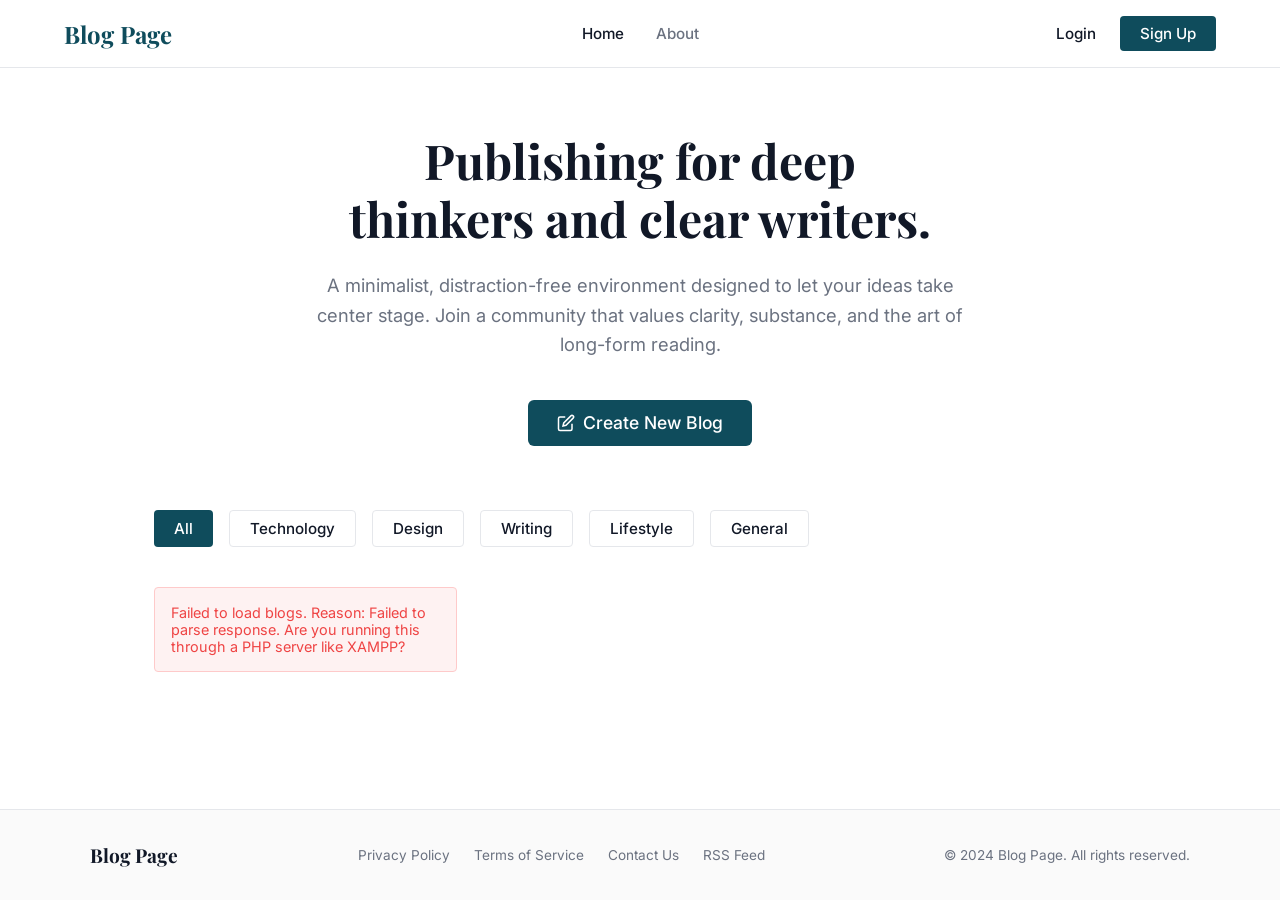
<file: frontend/index.html>
<!DOCTYPE html>
<html lang="en">
<head>
    <meta charset="UTF-8">
    <meta name="viewport" content="width=device-width, initial-scale=1.0">
    <title>Disara Blog</title>
    <link rel="stylesheet" href="css/style.css">
    <link rel="stylesheet" href="css/blog.css">
</head>
<body>
    <nav class="navbar">
        <a href="index.html" class="nav-brand">Blog Page</a>
        <div class="nav-links" id="nav-links">
            <!-- Populated by JS -->
        </div>
    </nav>
    
    <div class="hero">
        <h1 style="max-width: 600px; margin: 0 auto 1.5rem;">Publishing for deep thinkers and clear writers.</h1>
        <p style="max-width: 650px; margin: 0 auto 2.5rem;">A minimalist, distraction-free environment designed to let your ideas take center stage. Join a community that values clarity, substance, and the art of long-form reading.</p>
        <a href="editor.html" class="btn btn-primary hero-btn" id="home-create-btn">
            <svg width="18" height="18" viewBox="0 0 24 24" fill="none" stroke="currentColor" stroke-width="2">
                <path d="M11 4H4a2 2 0 0 0-2 2v14a2 2 0 0 0 2 2h14a2 2 0 0 0 2-2v-7"></path>
                <path d="M18.5 2.5a2.121 2.121 0 0 1 3 3L12 15l-4 1 1-4 9.5-9.5z"></path>
            </svg>
            Create New Blog
        </a>
    </div>
    
    <div class="container" style="padding-top: 0; padding-bottom: 5rem;">
        <script>
            document.addEventListener('DOMContentLoaded', () => {
                setTimeout(() => {
                    const btn = document.getElementById('home-create-btn');
                    if (typeof currentUser !== 'undefined' && !currentUser) {
                        btn.href = 'login.html'; // Redirect to login if not logged in
                    }
                }, 500);
            });
        </script>
        
        <div class="category-filters" id="category-filters" style="display: flex; gap: 1rem; margin-bottom: 2rem; overflow-x: auto; padding-bottom: 0.5rem;">
            <button class="btn btn-primary filter-btn active" data-category="All">All</button>
            <button class="btn btn-outline filter-btn" data-category="Technology">Technology</button>
            <button class="btn btn-outline filter-btn" data-category="Design">Design</button>
            <button class="btn btn-outline filter-btn" data-category="Writing">Writing</button>
            <button class="btn btn-outline filter-btn" data-category="Lifestyle">Lifestyle</button>
            <button class="btn btn-outline filter-btn" data-category="General">General</button>
        </div>
        
        <div id="blog-grid" class="blog-grid">
            <!-- Populated by JS -->
        </div>
    </div>
    
    <footer class="site-footer">
        <div class="footer-container">
            <div class="footer-logo">Blog Page</div>
            <div class="footer-links">
                <a href="#">Privacy Policy</a>
                <a href="#">Terms of Service</a>
                <a href="#">Contact Us</a>
                <a href="#">RSS Feed</a>
            </div>
            <div class="footer-copy">
                &copy; 2024 Blog Page. All rights reserved.
            </div>
        </div>
    </footer>
    
    <script src="js/api.js"></script>
    <script src="js/auth.js"></script>
    <script src="js/blog.js"></script>
    <script src="js/main.js"></script>
</body>
</html>
</file>
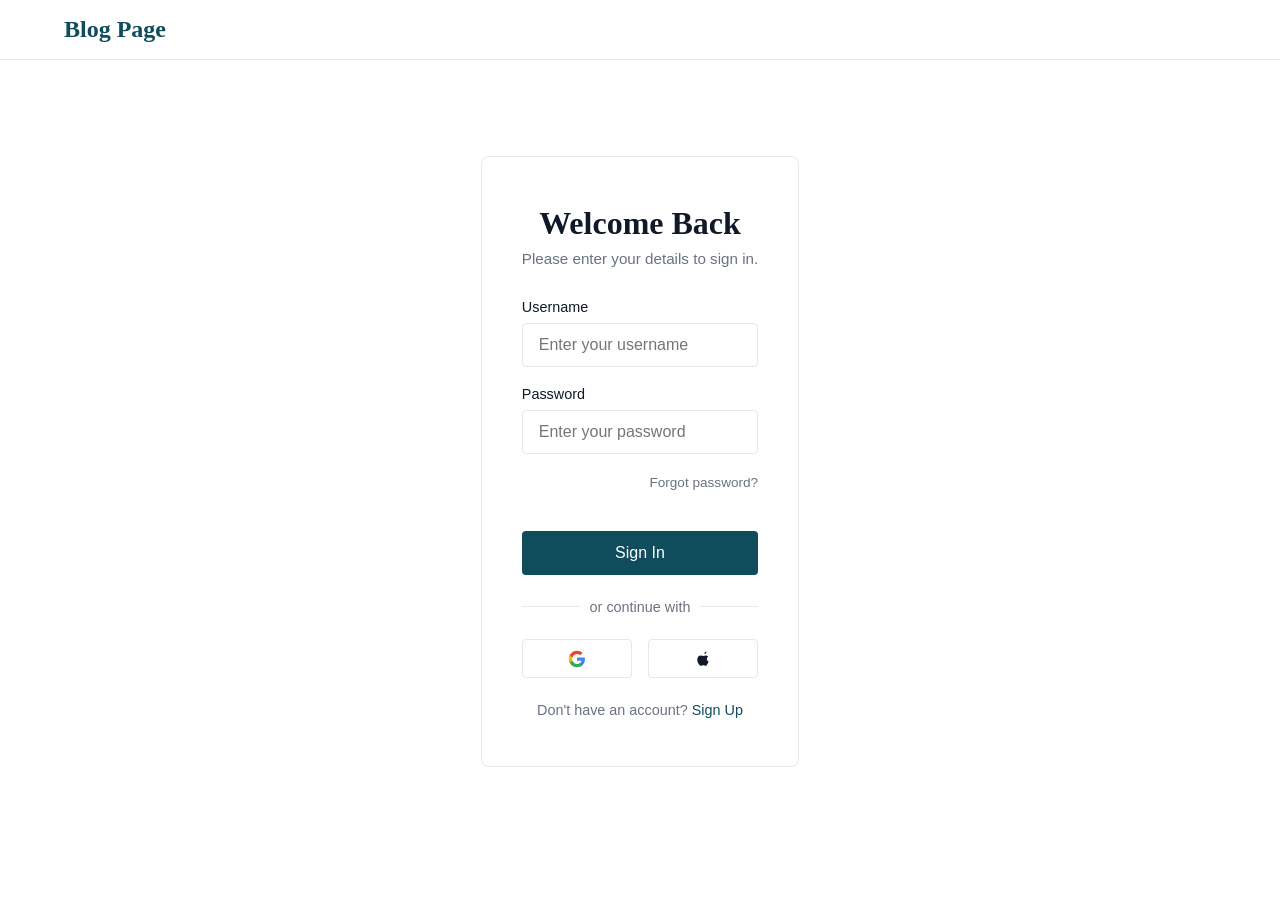
<file: frontend/editor.html>
<!DOCTYPE html>
<html lang="en">
<head>
    <meta charset="UTF-8">
    <meta name="viewport" content="width=device-width, initial-scale=1.0">
    <title>Write Blog - Blog Page</title>
    <link rel="stylesheet" href="css/style.css">
    <link rel="stylesheet" href="css/editor.css">
</head>
<body>
    <nav class="navbar">
        <a href="index.html" class="nav-brand">Blog Page</a>
        <div class="nav-links" id="nav-links">
            <!-- Populated by JS -->
        </div>
    </nav>
    
    <div class="container" style="padding-top: 3rem;">
        <div class="editor-container">
            <h1 id="editor-page-title" style="margin-bottom: 2rem; font-size: 2.2rem;">Write a New Post</h1>
            <div id="alert"></div>
            
            <form id="editor-form">
                <div class="form-group">
                    <label for="image">Blog Cover Photo (Optional)</label>
                    <input type="file" id="image" name="image" class="form-control" accept="image/*" style="font-size: 1rem; padding: 0.5rem;">
                    <div id="current-image-preview" style="display: none; margin-top: 1rem;">
                        <p style="font-size: 0.9rem; color: var(--text-muted); margin-bottom: 0.5rem;">Current Image:</p>
                        <img id="preview-img" src="" alt="Current Cover" style="max-height: 150px; border-radius: 4px; border: 1px solid var(--border-color);">
                    </div>
                </div>
                
                <div class="form-group">
                    <label for="category">Category</label>
                    <select id="category" name="category" class="form-control" style="font-size: 1rem; padding: 0.5rem; border: 1px solid var(--border-color); border-radius: 4px; background: var(--bg-color); color: var(--text-main);" required>
                        <option value="General">General</option>
                        <option value="Technology">Technology</option>
                        <option value="Design">Design</option>
                        <option value="Writing">Writing</option>
                        <option value="Lifestyle">Lifestyle</option>
                    </select>
                </div>
                
                <div class="form-group">
                    <label for="title">Title</label>
                    <input type="text" id="title" name="title" class="form-control" style="font-size: 1.5rem; font-weight: bold; font-family: 'Playfair Display', serif;" placeholder="Enter your blog title here..." required>
                </div>
                <div class="form-group">
                    <label for="content">Content (Markdown supported)</label>
                    <textarea id="content" name="content" class="form-control editor-textarea" placeholder="Start writing your story here..." required></textarea>
                </div>
                <div style="display: flex; gap: 1rem; margin-top: 2rem; align-items: center;">
                    <button type="submit" id="submit-btn" class="btn btn-primary" style="padding: 0.8rem 2rem; font-size: 1.1rem;">Publish Post</button>
                    <a href="my-blogs.html" class="btn btn-outline" style="padding: 0.8rem 2rem; font-size: 1.1rem; text-align: center;">Cancel</a>
                </div>
            </form>
        </div>
    </div>
    
    <script src="js/api.js"></script>
    <script src="js/auth.js"></script>
    <script src="js/editor.js"></script>
    <script src="js/main.js"></script>
</body>
</html>
</file>
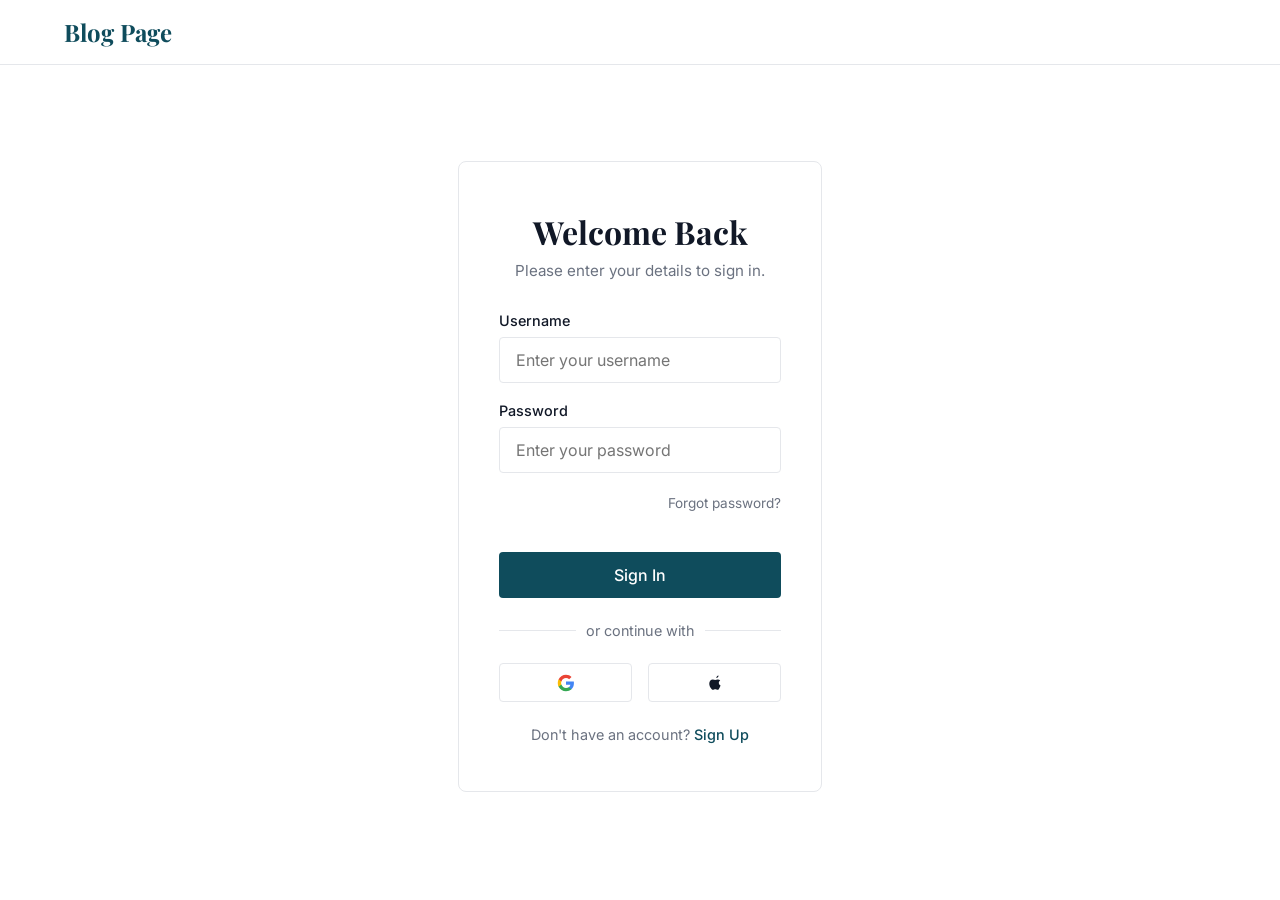
<file: frontend/login.html>
<!DOCTYPE html>
<html lang="en">
<head>
    <meta charset="UTF-8">
    <meta name="viewport" content="width=device-width, initial-scale=1.0">
    <title>Login - Blog Page</title>
    <link rel="stylesheet" href="css/style.css">
    <link rel="stylesheet" href="css/auth.css">
</head>
<body>
    <nav class="navbar">
        <a href="index.html" class="nav-brand">Blog Page</a>
    </nav>
    
    <div class="container">
        <div class="auth-container">
            <h2>Welcome Back</h2>
            <p class="auth-subtitle">Please enter your details to sign in.</p>
            <div id="alert"></div>
            <form id="login-form">
                <div class="form-group">
                    <label for="username">Username</label>
                    <input type="text" id="username" name="username" class="form-control" placeholder="Enter your username" required>
                </div>
                <div class="form-group">
                    <label for="password">Password</label>
                    <input type="password" id="password" name="password" class="form-control" placeholder="Enter your password" required>
                </div>
                <div style="text-align: right; margin-bottom: 1.5rem;">
                    <a href="#" style="font-size: 0.85rem; color: var(--text-muted); text-decoration: none;">Forgot password?</a>
                </div>
                <button type="submit" class="btn btn-primary auth-btn">Sign In</button>
            </form>
            
            <div style="text-align: center; margin: 1.5rem 0; color: var(--text-muted); font-size: 0.9rem; display: flex; align-items: center;">
                <hr style="flex: 1; border: none; border-top: 1px solid var(--border-color);">
                <span style="padding: 0 10px;">or continue with</span>
                <hr style="flex: 1; border: none; border-top: 1px solid var(--border-color);">
            </div>
            
            <div class="social-login">
                <button type="button" class="btn-social" onclick="alert('Google login mockup')">
                    <svg viewBox="0 0 24 24" width="18" height="18"><path fill="#4285F4" d="M22.56 12.25c0-.78-.07-1.53-.2-2.25H12v4.26h5.92c-.26 1.37-1.04 2.53-2.21 3.31v2.77h3.57c2.08-1.92 3.28-4.74 3.28-8.09z"/><path fill="#34A853" d="M12 23c2.97 0 5.46-.98 7.28-2.66l-3.57-2.77c-.98.66-2.23 1.06-3.71 1.06-2.86 0-5.29-1.93-6.16-4.53H2.18v2.84C3.99 20.53 7.7 23 12 23z"/><path fill="#FBBC05" d="M5.84 14.09c-.22-.66-.35-1.36-.35-2.09s.13-1.43.35-2.09V7.07H2.18C1.43 8.55 1 10.22 1 12s.43 3.45 1.18 4.93l2.85-2.22.81-.62z"/><path fill="#EA4335" d="M12 5.38c1.62 0 3.06.56 4.21 1.64l3.15-3.15C17.45 2.09 14.97 1 12 1 7.7 1 3.99 3.47 2.18 7.07l3.66 2.84c.87-2.6 3.3-4.53 6.16-4.53z"/><path fill="none" d="M1 1h22v22H1z"/></svg>
                </button>
                <button type="button" class="btn-social" onclick="alert('Apple login mockup')">
                    <svg viewBox="0 0 24 24" width="18" height="18"><path fill="currentColor" d="M17.05 20.28c-.98.95-2.05.8-3.08.35-1.09-.46-2.09-.48-3.24 0-1.44.62-2.2.44-3.06-.35C2.79 15.25 3.51 7.59 9.05 7.31c1.35.07 2.29.74 3.08.8 1.18-.04 2.26-.79 3.59-.76 1.41.04 2.54.54 3.23 1.47-2.73 1.54-2.29 5.35.48 6.55-.66 1.83-1.63 3.63-2.38 4.91zm-3.32-14.8c-.1-1.67 1.25-3.2 2.92-3.48.24 1.76-1.39 3.35-2.92 3.48z"/></svg>
                </button>
            </div>
            
            <div class="auth-links">
                Don't have an account? <a href="register.html">Sign Up</a>
            </div>
        </div>
    </div>
    
    <script src="js/api.js"></script>
    <script src="js/auth.js"></script>
    <script src="js/main.js"></script>
</body>
</html>
</file>
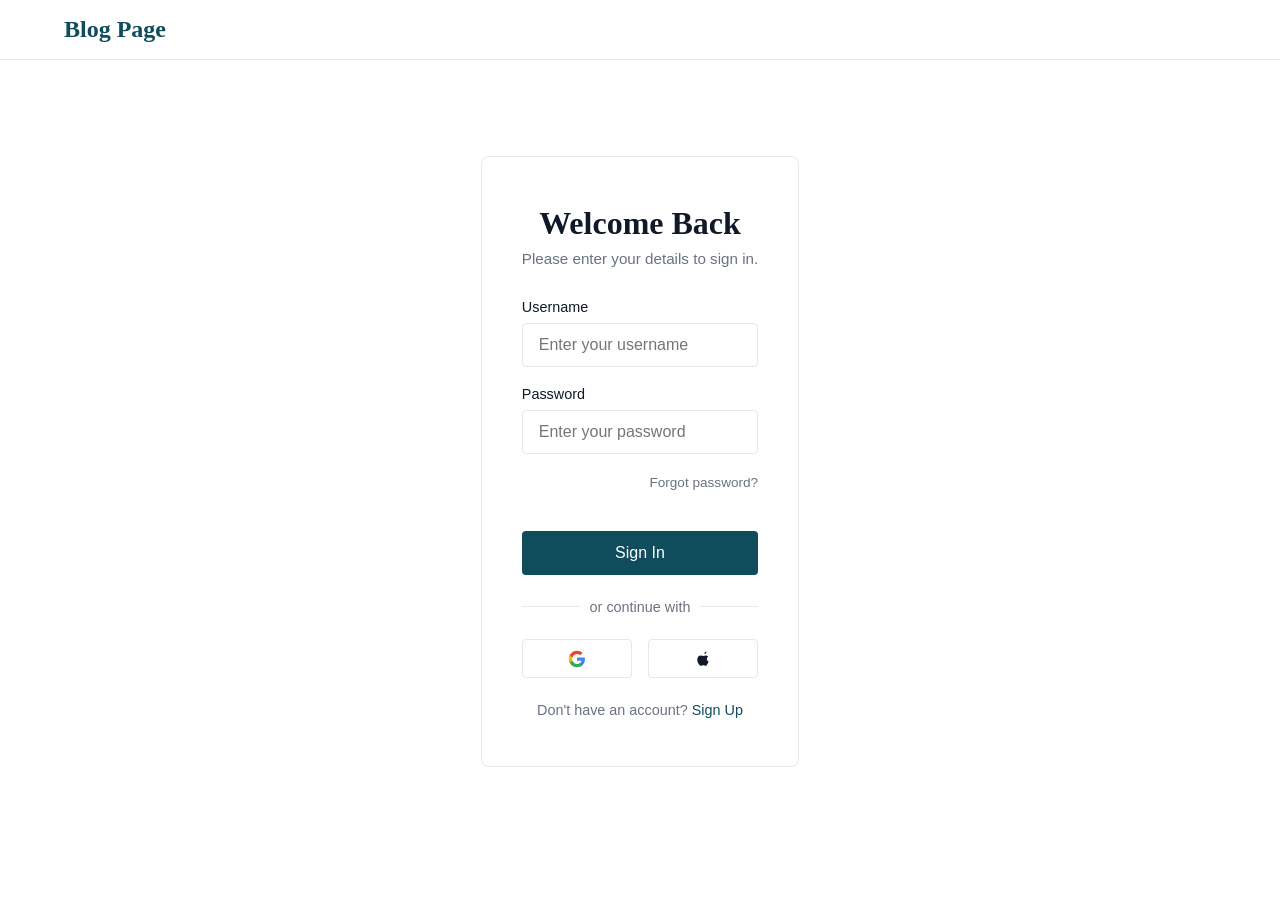
<file: frontend/my-blogs.html>
<!DOCTYPE html>
<html lang="en">
<head>
    <meta charset="UTF-8">
    <meta name="viewport" content="width=device-width, initial-scale=1.0">
    <title>My Blogs - Blog Page</title>
    <link rel="stylesheet" href="css/style.css">
    <link rel="stylesheet" href="css/blog.css">
</head>
<body>
    <nav class="navbar">
        <a href="index.html" class="nav-brand">Blog Page</a>
        <div class="nav-links" id="nav-links">
            <!-- Populated by JS -->
        </div>
    </nav>
    
    <div class="container" style="padding-top: 4rem; padding-bottom: 5rem;">
        <div style="display: flex; justify-content: space-between; align-items: center; margin-bottom: 2rem;">
            <h1 style="font-size: 2.5rem;">My Stories</h1>
            <a href="editor.html" class="btn btn-primary">+ Write New Post</a>
        </div>
        <hr style="border: none; border-top: 1px solid var(--border-color); margin-bottom: 3rem;">
        
        <div id="my-blogs-container" class="blog-grid">
            <div class="loader active">Loading your blogs...</div>
            <!-- Populated by JS -->
        </div>
    </div>
    
    <script src="js/api.js"></script>
    <script src="js/auth.js"></script>
    <script src="js/blog.js"></script>
    <script src="js/main.js"></script>
</body>
</html>
</file>
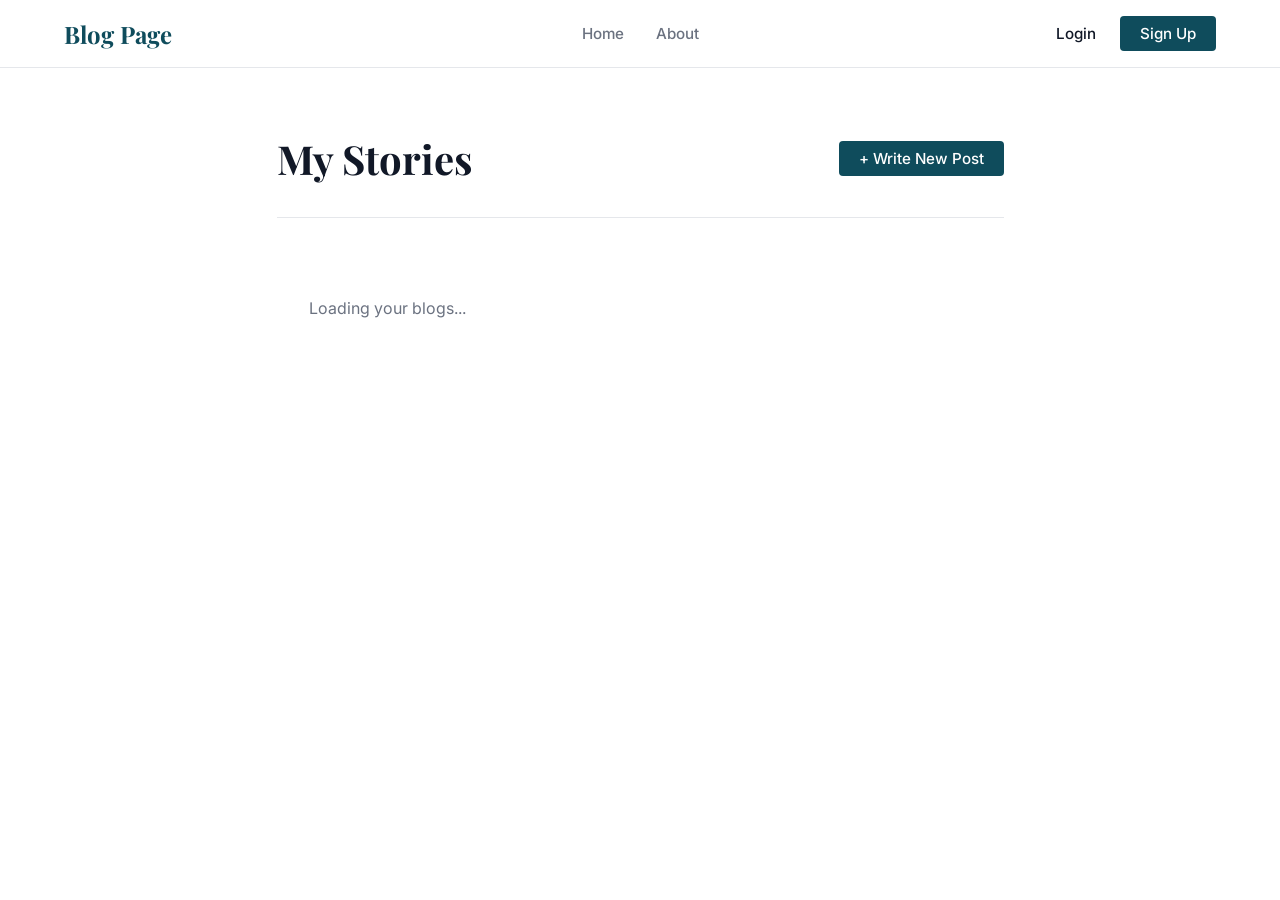
<file: frontend/my_blogs.html>
<!DOCTYPE html>
<html lang="en">
<head>
    <meta charset="UTF-8">
    <meta name="viewport" content="width=device-width, initial-scale=1.0">
    <title>My Blogs - Blog Page</title>
    <link rel="stylesheet" href="css/style.css">
    <link rel="stylesheet" href="css/blog.css">
</head>
<body>
    <nav class="navbar">
        <a href="index.html" class="nav-brand">Blog Page</a>
        <div class="nav-links" id="nav-links">
            <!-- Populated by JS -->
        </div>
    </nav>
    
    <div class="container" style="padding-top: 4rem; padding-bottom: 5rem;">
        <div style="display: flex; justify-content: space-between; align-items: center; margin-bottom: 2rem;">
            <h1 style="font-size: 2.5rem;">My Stories</h1>
            <a href="editor.html" class="btn btn-primary">+ Write New Post</a>
        </div>
        <hr style="border: none; border-top: 1px solid var(--border-color); margin-bottom: 3rem;">
        
        <div id="my-blogs-container" class="blog-grid">
            <div class="loader active">Loading your blogs...</div>
            <!-- Populated by JS -->
        </div>
    </div>
    
    <script src="js/api.js"></script>
    <script src="js/auth.js"></script>
    <script src="js/blogs.js"></script>
    <script src="js/main.js"></script>
</body>
</html>
</file>
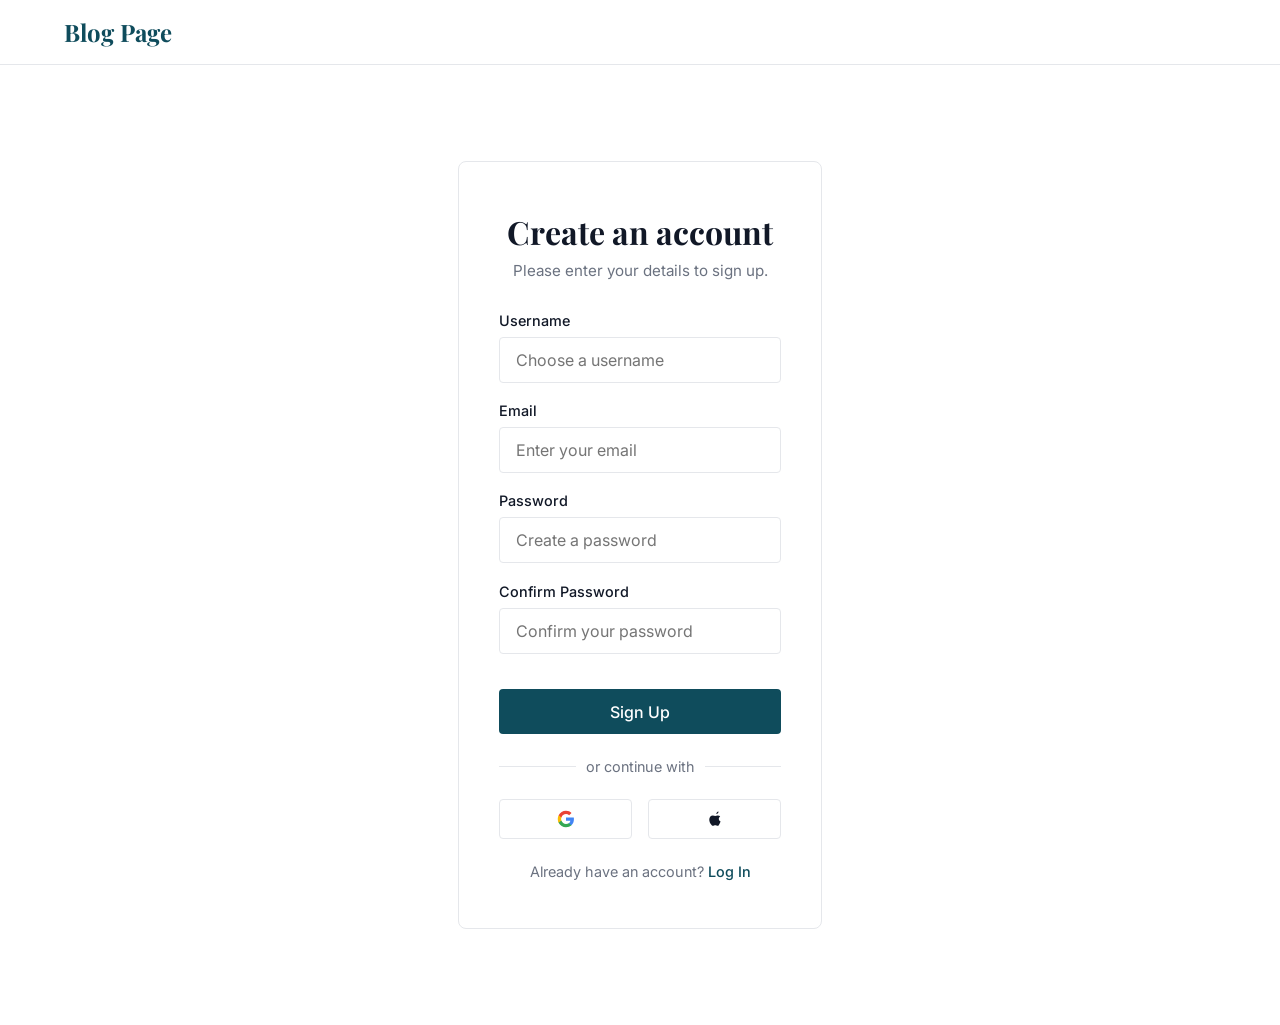
<file: frontend/register.html>
<!DOCTYPE html>
<html lang="en">
<head>
    <meta charset="UTF-8">
    <meta name="viewport" content="width=device-width, initial-scale=1.0">
    <title>Sign Up - Blog Page</title>
    <link rel="stylesheet" href="css/style.css">
    <link rel="stylesheet" href="css/auth.css">
</head>
<body>
    <nav class="navbar">
        <a href="index.html" class="nav-brand">Blog Page</a>
    </nav>
    
    <div class="container">
        <div class="auth-container">
            <h2>Create an account</h2>
            <p class="auth-subtitle">Please enter your details to sign up.</p>
            <div id="alert"></div>
            <form id="register-form">
                <div class="form-group">
                    <label for="username">Username</label>
                    <input type="text" id="username" name="username" class="form-control" placeholder="Choose a username" required>
                </div>
                <div class="form-group">
                    <label for="email">Email</label>
                    <input type="email" id="email" name="email" class="form-control" placeholder="Enter your email" required>
                </div>
                <div class="form-group">
                    <label for="password">Password</label>
                    <input type="password" id="password" name="password" class="form-control" placeholder="Create a password" required>
                </div>
                <div class="form-group">
                    <label for="confirm_password">Confirm Password</label>
                    <input type="password" id="confirm_password" name="confirm_password" class="form-control" placeholder="Confirm your password" required>
                </div>
                <button type="submit" class="btn btn-primary auth-btn">Sign Up</button>
            </form>
            
            <div style="text-align: center; margin: 1.5rem 0; color: var(--text-muted); font-size: 0.9rem; display: flex; align-items: center;">
                <hr style="flex: 1; border: none; border-top: 1px solid var(--border-color);">
                <span style="padding: 0 10px;">or continue with</span>
                <hr style="flex: 1; border: none; border-top: 1px solid var(--border-color);">
            </div>
            
            <div class="social-login">
                <button type="button" class="btn-social" onclick="alert('Google login mockup')">
                    <svg viewBox="0 0 24 24" width="18" height="18"><path fill="#4285F4" d="M22.56 12.25c0-.78-.07-1.53-.2-2.25H12v4.26h5.92c-.26 1.37-1.04 2.53-2.21 3.31v2.77h3.57c2.08-1.92 3.28-4.74 3.28-8.09z"/><path fill="#34A853" d="M12 23c2.97 0 5.46-.98 7.28-2.66l-3.57-2.77c-.98.66-2.23 1.06-3.71 1.06-2.86 0-5.29-1.93-6.16-4.53H2.18v2.84C3.99 20.53 7.7 23 12 23z"/><path fill="#FBBC05" d="M5.84 14.09c-.22-.66-.35-1.36-.35-2.09s.13-1.43.35-2.09V7.07H2.18C1.43 8.55 1 10.22 1 12s.43 3.45 1.18 4.93l2.85-2.22.81-.62z"/><path fill="#EA4335" d="M12 5.38c1.62 0 3.06.56 4.21 1.64l3.15-3.15C17.45 2.09 14.97 1 12 1 7.7 1 3.99 3.47 2.18 7.07l3.66 2.84c.87-2.6 3.3-4.53 6.16-4.53z"/><path fill="none" d="M1 1h22v22H1z"/></svg>
                </button>
                <button type="button" class="btn-social" onclick="alert('Apple login mockup')">
                    <svg viewBox="0 0 24 24" width="18" height="18"><path fill="currentColor" d="M17.05 20.28c-.98.95-2.05.8-3.08.35-1.09-.46-2.09-.48-3.24 0-1.44.62-2.2.44-3.06-.35C2.79 15.25 3.51 7.59 9.05 7.31c1.35.07 2.29.74 3.08.8 1.18-.04 2.26-.79 3.59-.76 1.41.04 2.54.54 3.23 1.47-2.73 1.54-2.29 5.35.48 6.55-.66 1.83-1.63 3.63-2.38 4.91zm-3.32-14.8c-.1-1.67 1.25-3.2 2.92-3.48.24 1.76-1.39 3.35-2.92 3.48z"/></svg>
                </button>
            </div>
            
            <div class="auth-links">
                Already have an account? <a href="login.html">Log In</a>
            </div>
        </div>
    </div>
    
    <script src="js/api.js"></script>
    <script src="js/auth.js"></script>
    <script src="js/main.js"></script>
</body>
</html>
</file>
<file: frontend/css/style.css>
@import url('https://fonts.googleapis.com/css2?family=Inter:wght@300;400;500;600;700&family=Playfair+Display:wght@600;700&display=swap');

:root {
    --primary-color: #0f4c5c;
    --primary-hover: #0a3540;
    --bg-color: #ffffff;
    --bg-secondary: #fafafa;
    --card-bg: #ffffff;
    --text-main: #111827;
    --text-muted: #6b7280;
    --border-color: #e5e7eb;
    --danger: #ef4444;
    --success: #10b981;
}

* {
    margin: 0;
    padding: 0;
    box-sizing: border-box;
    font-family: 'Inter', sans-serif;
}

body {
    background-color: var(--bg-color);
    color: var(--text-main);
    min-height: 100vh;
    display: flex;
    flex-direction: column;
}

h1, h2, h3, h4, .nav-brand {
    font-family: 'Playfair Display', serif;
}

/* Layout */
.container {
    max-width: 1100px;
    margin: 0 auto;
    padding: 2rem 5%;
    flex: 1;
}

/* Navbar */
.navbar {
    display: flex;
    align-items: center;
    padding: 1rem 5%;
    background: var(--bg-color);
    border-bottom: 1px solid var(--border-color);
    position: sticky;
    top: 0;
    z-index: 100;
}

.nav-brand {
    flex: 1;
    font-size: 1.5rem;
    font-weight: 700;
    color: var(--primary-color);
    text-decoration: none;
    display: flex;
    align-items: center;
    gap: 0.5rem;
}

.nav-links {
    flex: 2;
    display: flex;
    align-items: center;
}

.nav-center-links {
    flex: 1;
    display: flex;
    gap: 2rem;
    justify-content: center;
}

.nav-center-links a {
    color: var(--text-muted);
    text-decoration: none;
    font-weight: 500;
    font-size: 0.95rem;
    transition: color 0.3s ease;
}

.nav-center-links a:hover, .nav-center-links a.active {
    color: var(--text-main);
}

.header-actions {
    flex: 1;
    display: flex;
    align-items: center;
    justify-content: flex-end;
    gap: 1.5rem;
}

/* Buttons */
.btn {
    padding: 0.5rem 1.25rem;
    border-radius: 4px;
    border: none;
    font-weight: 500;
    font-size: 0.95rem;
    cursor: pointer;
    transition: all 0.2s ease;
    text-decoration: none;
    display: inline-block;
}

.btn-primary {
    background: var(--primary-color);
    color: white;
}
.btn-primary:hover {
    background: var(--primary-hover);
}

.btn-outline {
    background: transparent;
    color: var(--text-main);
    border: 1px solid var(--border-color);
}
.btn-outline:hover {
    border-color: var(--text-main);
    background: var(--bg-secondary);
}

.btn-danger {
    background: transparent;
    color: var(--danger);
}
.btn-danger:hover {
    text-decoration: underline;
}

/* Forms */
.form-group {
    margin-bottom: 1.2rem;
}

.form-group label {
    display: block;
    margin-bottom: 0.5rem;
    font-size: 0.9rem;
    color: var(--text-main);
    font-weight: 500;
}

.form-control {
    width: 100%;
    padding: 0.75rem 1rem;
    background: var(--bg-color);
    border: 1px solid var(--border-color);
    border-radius: 4px;
    color: var(--text-main);
    font-size: 1rem;
    transition: all 0.2s ease;
}

.form-control:focus {
    outline: none;
    border-color: var(--primary-color);
}

/* Alert */
.alert {
    padding: 1rem;
    border-radius: 4px;
    margin-bottom: 1rem;
    display: none;
    font-size: 0.9rem;
}

.alert.error {
    background: #fef2f2;
    color: var(--danger);
    border: 1px solid #fecaca;
    display: block;
}

.alert.success {
    background: #f0fdf4;
    color: var(--success);
    border: 1px solid #bbf7d0;
    display: block;
}

/* Loader */
.loader {
    display: none;
    text-align: center;
    padding: 2rem;
    color: var(--text-muted);
}

.loader.active {
    display: block;
}

/* Footer */
.site-footer {
    background-color: var(--bg-secondary);
    border-top: 1px solid var(--border-color);
    padding: 2rem 5%;
    margin-top: auto;
}

.footer-container {
    max-width: 1100px;
    margin: 0 auto;
    display: flex;
    justify-content: space-between;
    align-items: center;
    flex-wrap: wrap;
    gap: 1rem;
}

.footer-logo {
    font-family: 'Playfair Display', serif;
    font-weight: 700;
    font-size: 1.2rem;
    color: var(--text-main);
}

.footer-links {
    display: flex;
    gap: 1.5rem;
}

.footer-links a {
    color: var(--text-muted);
    text-decoration: none;
    font-size: 0.85rem;
}
.footer-links a:hover {
    color: var(--text-main);
}

.footer-copy {
    color: var(--text-muted);
    font-size: 0.85rem;
}

/* Global Responsive */
@media (max-width: 768px) {
    .nav-links {
        display: none;
    }
}
</file>
<file: frontend/css/blog.css>
/* blog.css */
/* Hero Section */
.hero {
    text-align: center;
    padding: 4rem 0;
    max-width: 800px;
    margin: 0 auto;
}

.hero h1 {
    font-size: 3rem;
    line-height: 1.2;
    margin-bottom: 1.5rem;
    color: var(--text-main);
}

.hero-btn {
    font-size: 1.1rem;
    padding: 0.8rem 1.8rem;
    border-radius: 6px;
    display: inline-flex;
    align-items: center;
    gap: 0.5rem;
}

.hero p {
    font-size: 1.15rem;
    color: var(--text-muted);
    margin-bottom: 2.5rem;
    line-height: 1.6;
}

/* Blog Feed */
.blog-header-row {
    display: flex;
    justify-content: space-between;
    align-items: center;
    margin-bottom: 2rem;
    border-bottom: 1px solid var(--border-color);
    padding-bottom: 1rem;
}

.blog-grid {
    display: grid;
    grid-template-columns: repeat(3, 1fr);
    gap: 2rem;
}

.blog-card {
    background: var(--card-bg);
    border: 1px solid var(--border-color);
    border-radius: 4px;
    overflow: hidden;
    display: flex;
    flex-direction: column;
    transition: transform 0.2s ease, box-shadow 0.2s ease;
}

.blog-card:hover {
    transform: translateY(-2px);
    box-shadow: 0 4px 12px rgba(0, 0, 0, 0.05);
}

.blog-card-img {
    width: 100%;
    height: 180px;
    object-fit: cover;
    border-bottom: 1px solid var(--border-color);
}

.blog-card-content {
    padding: 1.5rem;
    flex: 1;
    display: flex;
    flex-direction: column;
}

.blog-category {
    display: inline-block;
    background: #e0f2fe;
    color: #0369a1;
    font-size: 0.75rem;
    padding: 0.2rem 0.6rem;
    border-radius: 4px;
    margin-bottom: 1rem;
    font-weight: 500;
    align-self: flex-start;
}

.blog-card h3 {
    font-size: 1.25rem;
    margin-bottom: 0.75rem;
    line-height: 1.4;
    font-weight: 700;
}

.blog-card h3 a {
    color: var(--text-main);
    text-decoration: none;
}

.blog-excerpt {
    color: var(--text-muted);
    line-height: 1.6;
    margin-bottom: 1.5rem;
    font-size: 0.95rem;
    flex: 1;
    font-family: 'Playfair Display', serif;
    display: -webkit-box;
    -webkit-line-clamp: 3;
    -webkit-box-orient: vertical;
    overflow: hidden;
    text-overflow: ellipsis;
}

.blog-meta-footer {
    display: flex;
    justify-content: space-between;
    align-items: center;
    margin-top: 1.5rem;
    padding-top: 1rem;
    border-top: 1px solid var(--border-color);
}

.author-info {
    display: flex;
    align-items: center;
    gap: 0.75rem;
}

.author-avatar {
    width: 36px;
    height: 36px;
    border-radius: 50%;
    object-fit: cover;
}

.author-meta {
    display: flex;
    flex-direction: column;
}

.author-name {
    font-size: 0.85rem;
    font-weight: 600;
    color: var(--text-main);
}

.post-date {
    font-size: 0.75rem;
    color: var(--text-muted);
}

/* Like Button Styles */
.like-btn {
    display: flex;
    align-items: center;
    gap: 0.4rem;
    background: transparent;
    border: none;
    color: var(--text-muted);
    cursor: pointer;
    font-size: 0.85rem;
    transition: color 0.2s ease;
}

.like-btn:hover {
    color: var(--danger);
}

.like-btn.liked {
    color: var(--danger);
}

.like-btn.liked svg {
    fill: var(--danger);
}

.like-btn svg {
    width: 18px;
    height: 18px;
    fill: transparent;
    stroke: currentColor;
    stroke-width: 2;
    transition: all 0.2s ease;
}

/* Actions in My Blogs */
.my-blog-actions {
    display: flex;
    gap: 0.5rem;
}

.icon-btn {
    background: transparent;
    border: none;
    color: var(--text-muted);
    cursor: pointer;
    padding: 0.3rem;
    border-radius: 4px;
}

.icon-btn:hover {
    background: var(--bg-secondary);
    color: var(--text-main);
}

.icon-btn.delete:hover {
    color: var(--danger);
}

/* Single Blog */
.single-blog {
    max-width: 800px;
    margin: 0 auto;
}

.single-blog-header {
    margin-bottom: 2rem;
    padding-bottom: 2rem;
    border-bottom: 1px solid var(--border-color);
}

.single-blog-title {
    font-size: 2.5rem;
    margin-bottom: 1.5rem;
    line-height: 1.2;
}

.single-blog-meta {
    display: flex;
    justify-content: space-between;
    align-items: center;
    padding-top: 1rem;
}

.blog-content {
    line-height: 1.8;
    font-size: 1.1rem;
    color: var(--text-main);
}

.blog-content h1, .blog-content h2, .blog-content h3 {
    margin-top: 2rem;
    margin-bottom: 1rem;
    font-family: 'Inter', sans-serif;
}

.blog-content p {
    margin-bottom: 1.5rem;
}

.blog-content img {
    max-width: 100%;
    border-radius: 8px;
    margin: 1.5rem 0;
}

.blog-content pre {
    background: var(--bg-secondary);
    padding: 1.5rem;
    border-radius: 4px;
    overflow-x: auto;
    margin: 1.5rem 0;
    border: 1px solid var(--border-color);
}

.blog-content code {
    font-family: monospace;
    font-size: 0.9em;
}

@media (max-width: 1024px) {
    .blog-grid {
        grid-template-columns: repeat(2, 1fr);
    }
}

@media (max-width: 768px) {
    .hero h1 {
        font-size: 2.2rem;
    }
    
    .blog-grid {
        grid-template-columns: 1fr;
    }
}
</file>
<file: frontend/css/editor.css>
/* editor.css */
.editor-container {
    max-width: 800px;
    margin: 0 auto;
}

.editor-textarea {
    min-height: 400px;
    font-family: monospace;
    resize: vertical;
    line-height: 1.5;
}
</file>
<file: frontend/css/auth.css>
/* auth.css */
.auth-container {
    max-width: 420px;
    margin: 4rem auto;
    background: var(--card-bg);
    padding: 3rem 2.5rem;
    border-radius: 8px;
    border: 1px solid var(--border-color);
}

.auth-container h2 {
    margin-bottom: 0.5rem;
    text-align: center;
    font-size: 2rem;
}

.auth-subtitle {
    text-align: center;
    color: var(--text-muted);
    margin-bottom: 2rem;
    font-size: 0.95rem;
}

.auth-btn {
    width: 100%;
    padding: 0.8rem;
    margin-top: 1rem;
    font-size: 1rem;
}

.social-login {
    display: flex;
    gap: 1rem;
    margin-top: 1.5rem;
}

.btn-social {
    flex: 1;
    display: flex;
    align-items: center;
    justify-content: center;
    gap: 0.5rem;
    padding: 0.6rem;
    border: 1px solid var(--border-color);
    background: var(--bg-color);
    border-radius: 4px;
    cursor: pointer;
    color: var(--text-main);
    font-weight: 500;
}

.btn-social:hover {
    background: var(--bg-secondary);
}

.auth-links {
    text-align: center;
    margin-top: 1.5rem;
    font-size: 0.9rem;
    color: var(--text-muted);
}

.auth-links a {
    color: var(--primary-color);
    text-decoration: none;
    font-weight: 500;
}
</file>
